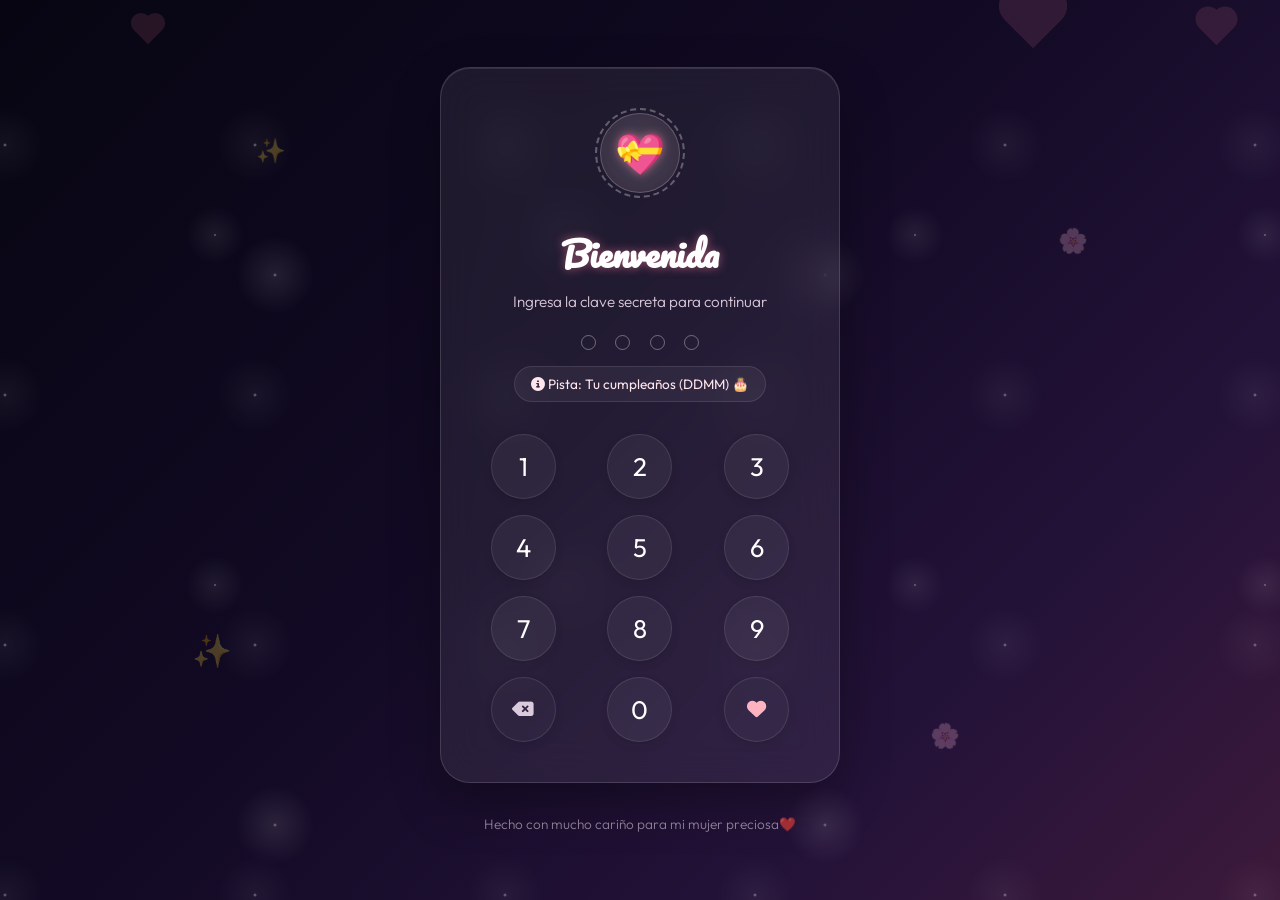
<file: index.html>
<!DOCTYPE html>
<html lang="es">
<head>
    <meta charset="UTF-8">
    <meta name="viewport" content="width=device-width, initial-scale=1.0">
    <title>Semana de Celebración Especial 🌸</title>
    <!-- Google Fonts para tipografía premium y tierna -->
    <link rel="preconnect" href="https://fonts.googleapis.com">
    <link rel="preconnect" href="https://fonts.gstatic.com" crossorigin>
    <link href="https://fonts.googleapis.com/css2?family=Outfit:wght@300;400;600;800&family=Pacifico&display=swap" rel="stylesheet">
    <!-- FontAwesome para iconos bonitos -->
    <link rel="stylesheet" href="https://cdnjs.cloudflare.com/ajax/libs/font-awesome/6.4.0/css/all.min.css">
    <link rel="stylesheet" href="style.css">
</head>
<body>
    <!-- Efectos decorativos de fondo -->
    <div class="decorations">
        <div class="heart h1"></div>
        <div class="heart h2"></div>
        <div class="heart h3"></div>
        <div class="sparkle s1">✨</div>
        <div class="sparkle s2">✨</div>
        <div class="sparkle s3">🌸</div>
        <div class="sparkle s4">🌸</div>
    </div>

    <!-- Contenedor Principal con Glassmorphism -->
    <main class="lock-container">
        <header class="lock-header">
            <div class="avatar-container">
                <div class="avatar-ring"></div>
                <div class="avatar-icon">💝</div>
            </div>
            <h1>Bienvenida</h1>
            <p class="subtitle">Ingresa la clave secreta para continuar</p>
        </header>

        <!-- Indicador de dígitos (Estilo iOS) -->
        <div class="passcode-dots" id="passcode-dots">
            <span class="dot"></span>
            <span class="dot"></span>
            <span class="dot"></span>
            <span class="dot"></span>
        </div>

        <!-- Mensaje de error/ayuda con animación suave -->
        <div class="message-banner" id="message-banner">
            <i class="fa-solid fa-sparkles"></i> Pista: Una fecha o número especial
        </div>

        <!-- Teclado Numérico Personalizado -->
        <div class="keypad">
            <button class="key-btn" data-value="1">1</button>
            <button class="key-btn" data-value="2">2</button>
            <button class="key-btn" data-value="3">3</button>
            <button class="key-btn" data-value="4">4</button>
            <button class="key-btn" data-value="5">5</button>
            <button class="key-btn" data-value="6">6</button>
            <button class="key-btn" data-value="7">7</button>
            <button class="key-btn" data-value="8">8</button>
            <button class="key-btn" data-value="9">9</button>
            <button class="key-btn action-btn delete-btn" id="btn-delete" title="Borrar">
                <i class="fa-solid fa-backspace"></i>
            </button>
            <button class="key-btn" data-value="0">0</button>
            <button class="key-btn action-btn enter-btn" id="btn-enter" title="Entrar">
                <i class="fa-solid fa-heart"></i>
            </button>
        </div>
    </main>

    <footer class="footer">
        <p>Hecho con mucho cariño para mi mujer preciosa❤️</p>
    </footer>

    <script src="index.js"></script>
</body>
</html>
</file>
<file: style.css>
/* --- VARIABLES Y DISEÑO CORE --- */
:root {
    --pink-pastel: #ffe5ec;
    --pink-primary: #ffb3c1;
    --pink-dark: #ff85a1;
    --pink-glow: rgba(255, 133, 161, 0.4);
    
    --text-light: #ffffff;
    --text-muted: #dbcadb;
    
    --glass-background: rgba(255, 255, 255, 0.07);
    --glass-border: rgba(255, 255, 255, 0.14);
    --glass-shadow: rgba(0, 0, 0, 0.3);
    
    --font-primary: 'Outfit', sans-serif;
    --font-fancy: 'Pacifico', cursive;
}

/* --- REINICIO Y CONFIGURACIÓN --- */
* {
    margin: 0;
    padding: 0;
    box-sizing: border-box;
}

body {
    font-family: var(--font-primary);
    background: linear-gradient(135deg, #070512 0%, #120a24 45%, #231238 75%, #3c193b 100%);
    min-height: 100vh;
    display: flex;
    flex-direction: column;
    justify-content: center;
    align-items: center;
    color: var(--text-light);
    position: relative;
    overflow: hidden;
}

/* --- CIELO ESTRELLADO ANIME --- */
body::before {
    content: "";
    position: absolute;
    top: 0;
    left: 0;
    width: 100%;
    height: 100%;
    background-image: 
        radial-gradient(white, rgba(255,255,255,.2) 2px, transparent 40px),
        radial-gradient(white, rgba(255,255,255,.15) 1.5px, transparent 30px),
        radial-gradient(white, rgba(255,255,255,.1) 2px, transparent 40px);
    background-size: 550px 550px, 350px 350px, 250px 250px;
    background-position: 0 0, 40px 60px, 130px 270px;
    opacity: 0.45;
    z-index: 1;
    pointer-events: none;
    animation: starsTwinkle 6s infinite alternate ease-in-out;
}

@keyframes starsTwinkle {
    0% { opacity: 0.25; }
    50% { opacity: 0.65; }
    100% { opacity: 0.35; }
}

/* --- DECORACIONES DE FONDO ANIME --- */
.decorations {
    position: absolute;
    width: 100%;
    height: 100%;
    top: 0;
    left: 0;
    pointer-events: none;
    z-index: 0;
}

.heart {
    position: absolute;
    background-color: var(--pink-dark);
    display: inline-block;
    height: 30px;
    margin: 0 10px;
    position: relative;
    top: 0;
    transform: rotate(-45deg);
    width: 30px;
    opacity: 0.12;
    animation: floatUp 15s infinite ease-in-out;
}

.heart:before,
.heart:after {
    content: "";
    background-color: var(--pink-dark);
    border-radius: 50%;
    height: 30px;
    position: absolute;
    width: 30px;
}

.heart:before {
    top: -15px;
    left: 0;
}

.heart:after {
    left: 15px;
    top: 0;
}

.h1 { left: 10%; width: 20px; height: 20px; animation-duration: 12s; animation-delay: 0s; }
.h1:before, .h1:after { width: 20px; height: 20px; }
.h1:before { top: -10px; }
.h1:after { left: 10px; }

.h2 { left: 75%; width: 40px; height: 40px; animation-duration: 18s; animation-delay: 2s; }
.h2:before, .h2:after { width: 40px; height: 40px; }
.h2:before { top: -20px; }
.h2:after { left: 20px; }

.h3 { left: 85%; width: 25px; height: 25px; animation-duration: 14s; animation-delay: 5s; }
.h3:before, .h3:after { width: 25px; height: 25px; }
.h3:before { top: -12px; }
.h3:after { left: 12px; }

.sparkle {
    position: absolute;
    font-size: 1.5rem;
    opacity: 0.25;
    animation: pulseSparkle 4s infinite alternate;
}

.s1 { top: 15%; left: 20%; animation-delay: 0s; }
.s2 { top: 70%; left: 15%; animation-delay: 1.5s; font-size: 2rem; }
.s3 { top: 25%; right: 15%; animation-delay: 0.8s; }
.s4 { top: 80%; right: 25%; animation-delay: 2.2s; }

/* --- CONTENEDOR PRINCIPAL --- */
.lock-container {
    background: var(--glass-background);
    backdrop-filter: blur(20px);
    -webkit-backdrop-filter: blur(20px);
    border: 1px solid var(--glass-border);
    border-radius: 30px;
    padding: 2.5rem 2rem;
    width: 90%;
    max-width: 400px;
    box-shadow: 0 20px 50px var(--glass-shadow), inset 0 1px 0 rgba(255, 255, 255, 0.1);
    text-align: center;
    z-index: 10;
    transition: transform 0.3s ease, box-shadow 0.3s ease;
}

.lock-container:hover {
    box-shadow: 0 25px 60px rgba(255, 133, 161, 0.12), inset 0 1px 0 rgba(255, 255, 255, 0.15);
    transform: translateY(-3px);
}

/* --- HEADER DE BLOQUEO --- */
.avatar-container {
    position: relative;
    width: 90px;
    height: 90px;
    margin: 0 auto 1.5rem;
}

.avatar-ring {
    position: absolute;
    top: 0;
    left: 0;
    width: 100%;
    height: 100%;
    border: 2px dashed rgba(255, 255, 255, 0.3);
    border-radius: 50%;
    animation: rotateRing 20s linear infinite;
}

.avatar-icon {
    position: absolute;
    top: 5px;
    left: 5px;
    width: 80px;
    height: 80px;
    background: radial-gradient(circle, rgba(255,255,255,0.15) 30%, rgba(255, 182, 193, 0.1) 100%);
    border: 1px solid rgba(255, 255, 255, 0.2);
    border-radius: 50%;
    display: flex;
    justify-content: center;
    align-items: center;
    font-size: 2.5rem;
    text-shadow: 0 0 10px rgba(255, 133, 161, 0.6);
}

.lock-header h1 {
    font-family: var(--font-fancy);
    font-size: 2.2rem;
    color: var(--text-light);
    margin-bottom: 0.5rem;
    text-shadow: 0 0 10px rgba(255, 133, 161, 0.5);
}

.subtitle {
    font-size: 0.95rem;
    color: var(--text-muted);
    margin-bottom: 1.5rem;
    font-weight: 300;
}

/* --- INDICADOR DE DÍGITOS --- */
.passcode-dots {
    display: flex;
    justify-content: center;
    gap: 1.2rem;
    margin-bottom: 1rem;
}

.dot {
    width: 15px;
    height: 15px;
    border: 1.5px solid rgba(255, 255, 255, 0.35);
    border-radius: 50%;
    transition: all 0.3s cubic-bezier(0.175, 0.885, 0.32, 1.275);
    background-color: transparent;
}

.dot.active {
    background-color: var(--pink-dark);
    border-color: var(--pink-dark);
    transform: scale(1.15);
    box-shadow: 0 0 10px var(--pink-dark);
}

/* --- MENSAJE / PISTA --- */
.message-banner {
    font-size: 0.85rem;
    background-color: rgba(255, 255, 255, 0.05);
    padding: 0.5rem 1rem;
    border-radius: 20px;
    display: inline-block;
    margin-bottom: 1.5rem;
    border: 1px solid rgba(255, 255, 255, 0.1);
    color: var(--pink-pastel);
    transition: all 0.3s ease;
}

.message-banner.error {
    background-color: rgba(255, 90, 113, 0.15);
    border-color: rgba(255, 90, 113, 0.3);
    color: #ffa6b4;
    animation: shake 0.4s ease;
}

.message-banner.success {
    background-color: rgba(74, 222, 128, 0.15);
    border-color: rgba(74, 222, 128, 0.3);
    color: #a7f3d0;
}

/* --- TECLADO NUMÉRICO --- */
.keypad {
    display: grid;
    grid-template-columns: repeat(3, 1fr);
    gap: 1rem;
    justify-items: center;
    margin-top: 0.5rem;
}

.key-btn {
    width: 65px;
    height: 65px;
    border-radius: 50%;
    border: 1px solid rgba(255, 255, 255, 0.1);
    background: rgba(255, 255, 255, 0.05);
    font-family: var(--font-primary);
    font-size: 1.6rem;
    font-weight: 400;
    color: var(--text-light);
    cursor: pointer;
    display: flex;
    justify-content: center;
    align-items: center;
    box-shadow: 0 4px 10px rgba(0, 0, 0, 0.1);
    transition: all 0.2s cubic-bezier(0.175, 0.885, 0.32, 1.275);
    outline: none;
    -webkit-tap-highlight-color: transparent;
}

.key-btn:hover {
    background: rgba(255, 133, 161, 0.18);
    color: white;
    border-color: var(--pink-primary);
    transform: scale(1.06);
    box-shadow: 0 0 15px rgba(255, 133, 161, 0.25);
}

.key-btn:active {
    transform: scale(0.95);
}

.action-btn {
    font-size: 1.2rem;
}

.delete-btn {
    background: rgba(255, 255, 255, 0.03);
    color: var(--text-muted);
}

.delete-btn:hover {
    background: rgba(255, 90, 113, 0.15);
    border-color: rgba(255, 90, 113, 0.3);
    color: #ffa6b4;
    box-shadow: 0 0 15px rgba(255, 90, 113, 0.2);
}

.enter-btn {
    background: rgba(255, 255, 255, 0.03);
    color: var(--pink-primary);
}

.enter-btn:hover {
    background: rgba(255, 133, 161, 0.25);
    border-color: var(--pink-dark);
    color: white;
}

/* --- FOOTER --- */
.footer {
    margin-top: 2rem;
    font-size: 0.85rem;
    color: var(--text-muted);
    opacity: 0.6;
    z-index: 10;
    font-weight: 300;
}

/* --- ANIMACIONES --- */
@keyframes floatUp {
    0% {
        transform: translateY(105vh) rotate(-45deg);
        opacity: 0;
    }
    10% {
        opacity: 0.08;
    }
    90% {
        opacity: 0.08;
    }
    100% {
        transform: translateY(-20vh) rotate(-45deg);
        opacity: 0;
    }
}

@keyframes pulseSparkle {
    0% {
        transform: scale(0.8) rotate(0deg);
        opacity: 0.15;
    }
    100% {
        transform: scale(1.2) rotate(15deg);
        opacity: 0.35;
    }
}

@keyframes rotateRing {
    from {
        transform: rotate(0deg);
    }
    to {
        transform: rotate(360deg);
    }
}

@keyframes shake {
    0%, 100% { transform: translateX(0); }
    20%, 60% { transform: translateX(-8px); }
    40%, 80% { transform: translateX(8px); }
}

.shake-animation {
    animation: shake 0.4s ease;
}

/* --- RESPONSIVIDAD --- */
@media (max-height: 700px) {
    .lock-container {
        padding: 1.5rem 1.5rem;
    }
    .avatar-container {
        width: 70px;
        height: 70px;
        margin-bottom: 1rem;
    }
    .avatar-icon {
        width: 60px;
        height: 60px;
        font-size: 1.8rem;
    }
    .key-btn {
        width: 55px;
        height: 55px;
        font-size: 1.4rem;
    }
}

/* --- OPTIMIZACIÓN RESPONSIVA (CELULARES COMO SAMSUNG A54) --- */
@media (max-width: 450px) {
    body {
        min-height: 100dvh;
    }
    
    /* Desactivar parpadeo de estrellas y corazones flotantes para maximizar rendimiento de renderizado */
    body::before {
        animation: none;
    }
    
    .decorations {
        display: none;
    }
    
    /* Reemplazar blur del GPU (backdrop-filter) por un fondo sólido ciruela oscuro y elegante */
    .lock-container {
        width: 88%;
        padding: 2rem 1.5rem;
        border-radius: 24px;
        background: rgba(26, 17, 38, 0.9);
        backdrop-filter: none;
        -webkit-backdrop-filter: none;
        box-shadow: 0 15px 35px rgba(0, 0, 0, 0.5);
    }
    
    .lock-header h1 {
        font-size: 2rem;
    }
    
    .key-btn {
        width: 68px;
        height: 68px;
        font-size: 1.6rem;
    }
    
    .avatar-container {
        width: 80px;
        height: 80px;
        margin-bottom: 1rem;
    }
    
    .avatar-icon {
        width: 70px;
        height: 70px;
        font-size: 2.2rem;
    }
}
</file>
